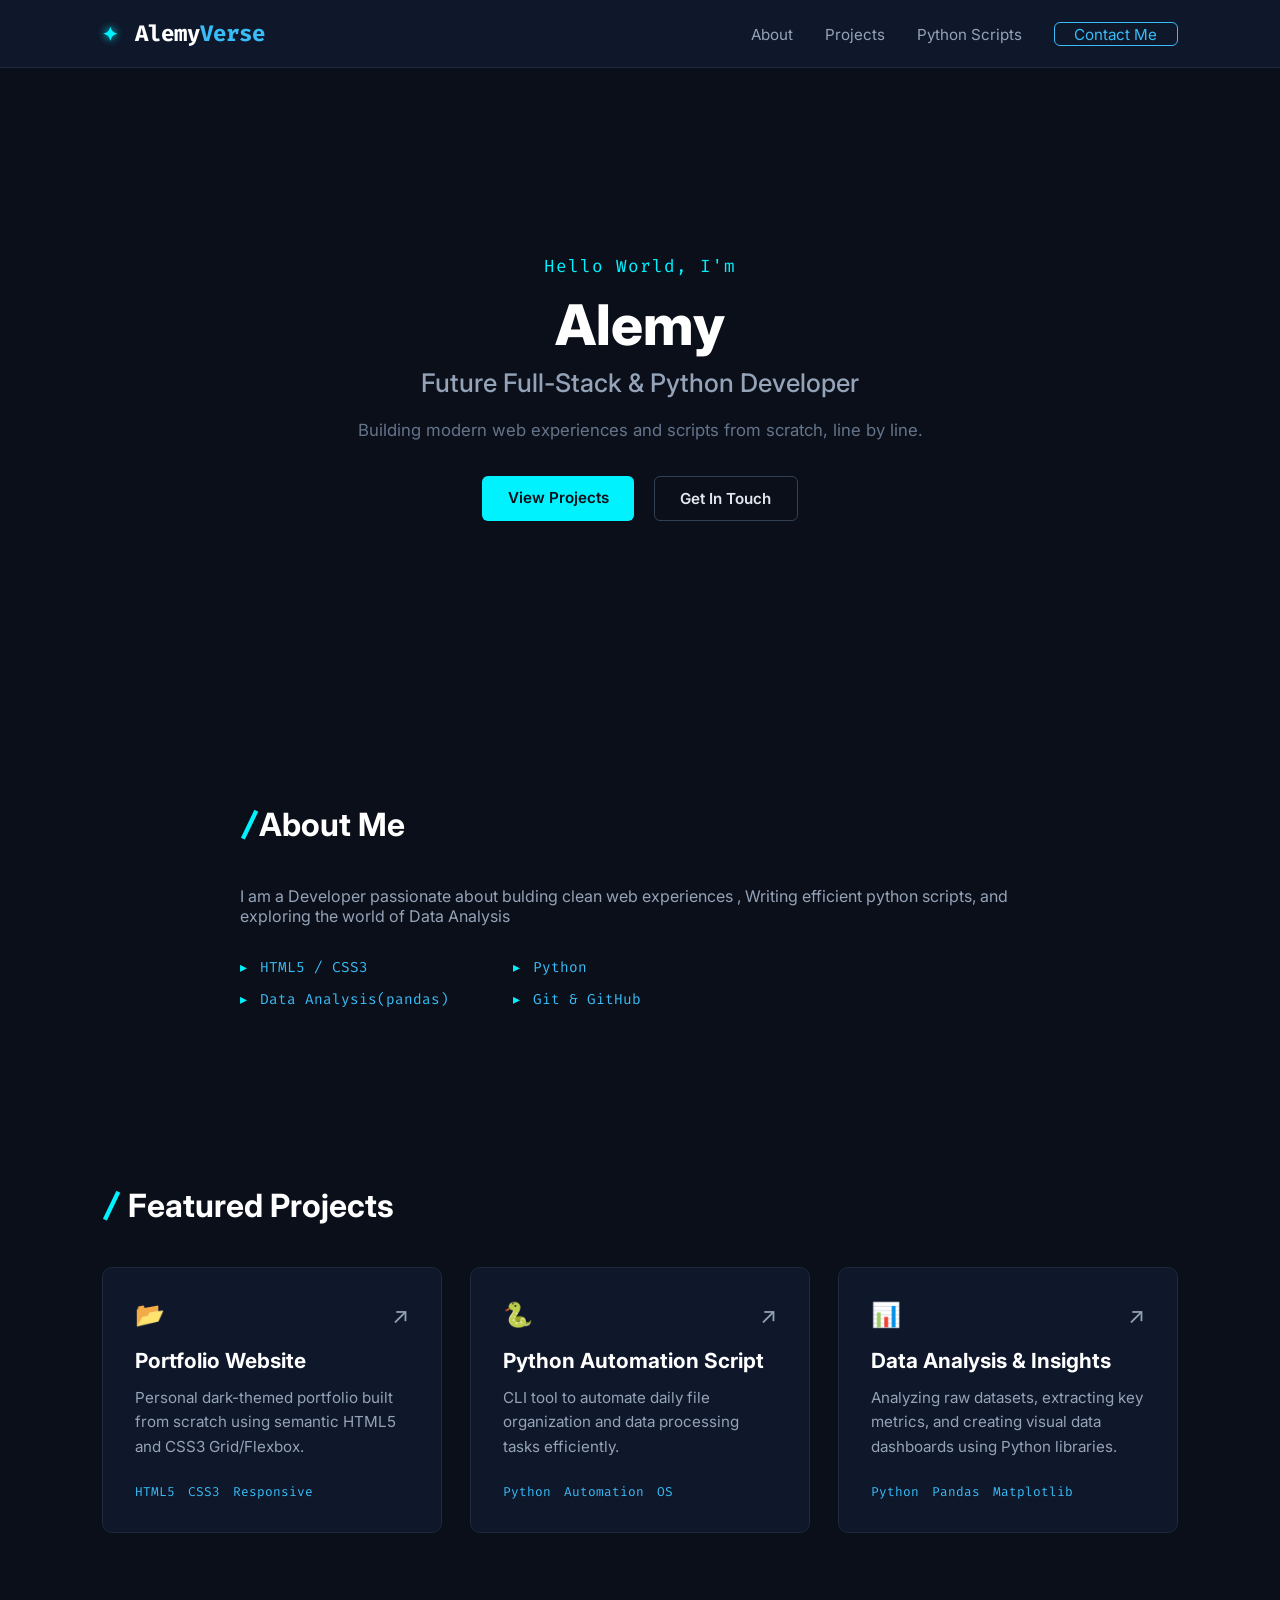
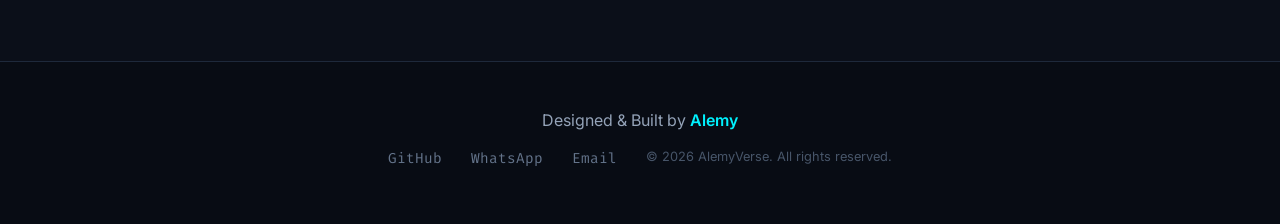
<file: index.html>
<!DOCTYPE html>
<html lang="en">
<head>
    <meta charset="UTF-8">
    <meta name="viewport" content="width=device-width, initial-scale=1.0">
    <title>AlemyVerse | Portfolio</title>
    <link rel="stylesheet" href="style.css">
    <link href="https://fonts.googleapis.com/css2?family=Fira+Code:wght@400;600;700&family=Inter:wght@400;600&display=swap" rel="stylesheet">
</head>
<body>
    <nav class="navbar">
        <div class="logo">
    <span class="logo-icon">✦</span> Alemy<span class="highlight">Verse</span>
</div>
        
        <ul class="nav-links">
            <li><a href="#about">About</a></li>
            <li><a href="#projects">Projects</a></li>
            <li><a href="#python">Python Scripts</a></li>
            <li><a href="#contact" class="btn-contact">Contact Me</a></li>
        </ul>
    </nav>
    <section class="hero">
    <div class="hero-content">
        <p class="greeting">Hello World, I'm</p>
        <h1 class="name">Alemy</h1>
        <h2 class="role">Future Full-Stack &amp; Python Developer</h2>
        <p class="bio">
            Building modern web experiences and scripts from scratch, line by line.
        </p>
        <div class="hero-btns">
            <a href="#projects" class="btn btn-primary">View Projects</a>
            <a href="#contact" class="btn btn-secondary">Get In Touch</a>
        </div>
    </section>
    <section id="about"
    class="about-section">
    <div class="about-container">
        <h2
    class="section-title"><span>/</span>About Me</h2>
                        <p class="about-desc">
                            I am a <self-taught>
    Developer passionate about bulding clean web experiences , Writing efficient python scripts, and exploring the world of Data Analysis
                            </p>
                            <ul class="skills-list">
                                <li>HTML5 / CSS3</li>
                                <li>Python</li>
                                <li>Data Analysis(pandas)</li>
                                <li>Git &amp; GitHub</li>
                                </ul>                           
    </div>
</section>
        <section id="projects" class="projects-section">
        <h2 class="section-title"><span>/</span> Featured Projects</h2>
        <div class="projects-grid"> 
            <!-- Project 1: Web -->
            <div class="project-card">
                <div class="card-header">
                    <span class="folder-icon">&#128194;</span>
                    <a href="#" class="card-link">&#8599;</a>
                </div>
                <h3 class="card-title">Portfolio Website</h3>
                <p class="card-desc">
                    Personal dark-themed portfolio built from scratch using semantic HTML5 and CSS3 Grid/Flexbox.
                </p>
                <ul class="card-tech">
                    <li>HTML5</li>
                    <li>CSS3</li>
                    <li>Responsive</li>
                </ul>
            </div>

            <!-- Project 2: Python Script -->
            <div class="project-card" onclick="window.open('python-projects.html', '_blank')" style="cursor:pointer;">
                <div class="card-header">
                    <span class="folder-icon">&#128013;</span>
                    <a href="python-projects.html" class="card-link">&#8599;</a>
                </div>
                <h3 class="card-title">Python Automation Script</h3>
                <p class="card-desc">
                    CLI tool to automate daily file organization and data processing tasks efficiently.
                </p>
                <ul class="card-tech">
                    <li>Python</li>
                    <li>Automation</li>
                    <li>OS</li>
                </ul>
            </div>
                <div class="project-card" onclick="window.open('data-analysis-projects.html', '_blank')" style="cursor: pointer;">
                <div class="card-header">
                    <span class="folder-icon">&#128202;</span>
                    <a href="data-analysis-projects.html" class="card-link">&#8599;</a>
                </div>
                <h3 class="card-title">Data Analysis &amp; Insights</h3>
                <p class="card-desc">
                    Analyzing raw datasets, extracting key metrics, and creating visual data dashboards using Python libraries.
                </p>
                <ul class="card-tech">
                    <li>Python</li>
                    <li>Pandas</li>
                    <li>Matplotlib</li>
                </ul>           
            </div>

        </div>
    </section>
    <footer id="contact" class="footer">
        <div class="footer-content">
            <p class="footer-text">Designed &amp; Built by <span class="highlight">Alemy</span></p>
            <div class="footer-links">
                <a href="https://github.com" target="_blank">GitHub</a>
                <a href="https://wa.me/201124150102" target="_blank" rel="noopener noreferrer">WhatsApp</a>
                <a href="mailto:Aliel3lemy123@gmail.com">Email</a>
            <p class="copyright">&copy; 2026 AlemyVerse. All rights reserved.</p>
        </div>
    </footer>
    </body>
    </html>
</file>
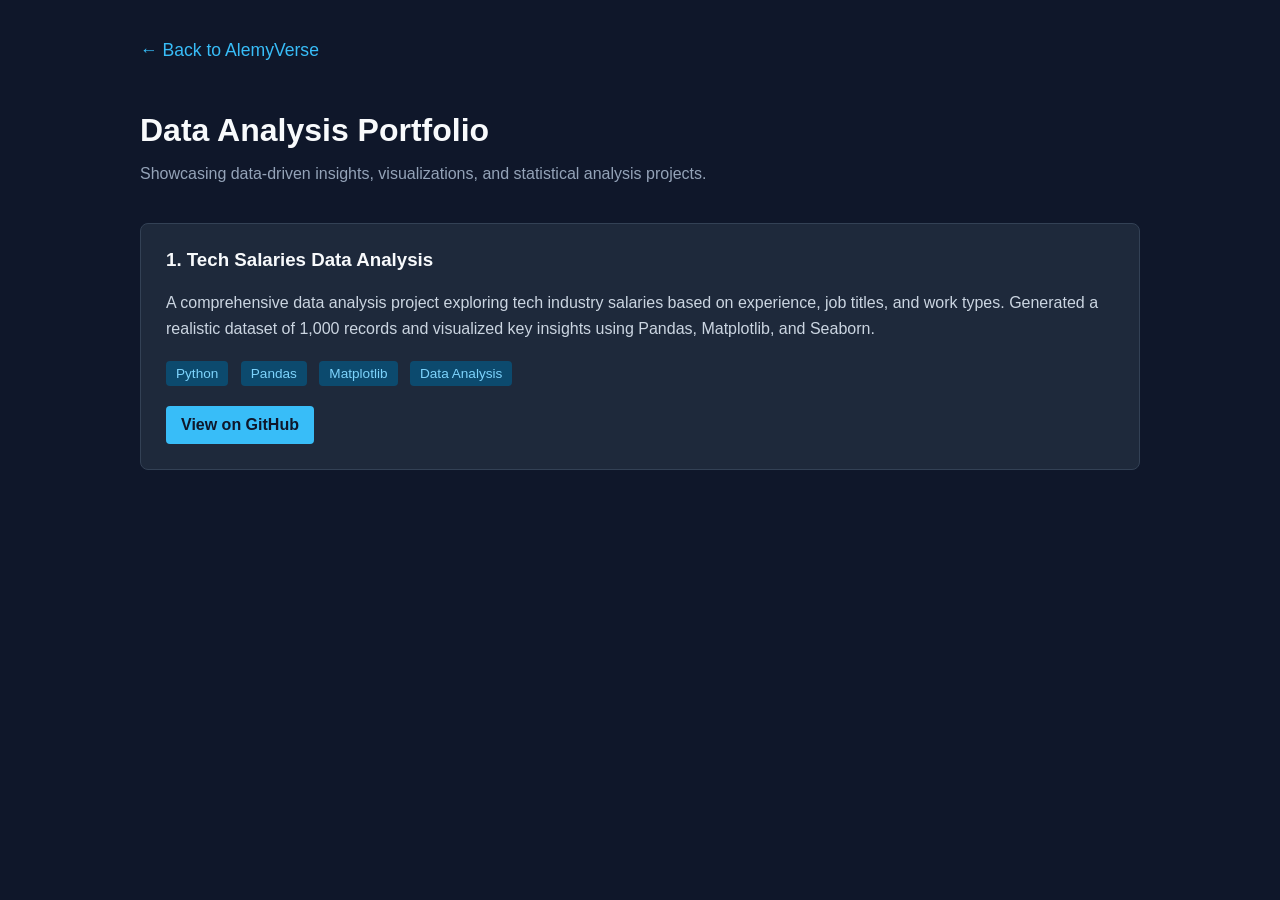
<file: data-analysis-projects.html>
<!DOCTYPE html>
<html lang="en">
<head>
    <meta charset="UTF-8">
    <meta name="viewport" content="width=device-width, initial-scale=1.0">
    <title>AlemyVerse | Data Analysis Projects</title>
    <style>
        /* الدارك ثيم المتناسق مع موقعك */
        body {
            background-color: #0f172a;
            color: #e2e8f0;
            font-family: 'Segoe UI', Tahoma, Geneva, Verdana, sans-serif;
            margin: 0;
            padding: 40px 20px;
        }
        
        .container {
            max-width: 1000px;
            margin: 0 auto;
        }

        .back-btn {
            display: inline-block;
            color: #38bdf8;
            text-decoration: none;
            margin-bottom: 30px;
            font-size: 1.1rem;
            transition: color 0.3s;
        }
        .back-btn:hover {
            color: #7dd3fc;
        }

        h1 {
            color: #f8fafc;
            margin-bottom: 10px;
        }
        .subtitle {
            color: #94a3b8;
            margin-bottom: 40px;
        }

        .projects-grid {
            display: grid;
            grid-template-columns: repeat(auto-fit, minmax(300px, 1fr));
            gap: 20px;
        }

        .project-card {
            background-color: #1e293b;
            border: 1px solid #334155;
            border-radius: 8px;
            padding: 25px;
            transition: transform 0.3s ease, box-shadow 0.3s ease;
        }
        .project-card:hover {
            transform: translateY(-5px);
            box-shadow: 0 10px 15px -3px rgba(0, 0, 0, 0.5);
            border-color: #38bdf8;
        }

        .project-card h3 {
            margin-top: 0;
            color: #f8fafc;
        }
        .project-card p {
            color: #cbd5e1;
            line-height: 1.6;
        }
        
        .tags {
            margin: 20px 0;
        }
        .tag {
            background-color: #0c4a6e;
            color: #7dd3fc;
            padding: 5px 10px;
            border-radius: 4px;
            font-size: 0.85rem;
            margin-right: 8px;
            display: inline-block;
        }

        .github-btn {
            display: inline-block;
            background-color: #38bdf8;
            color: #0f172a;
            padding: 10px 15px;
            border-radius: 4px;
            text-decoration: none;
            font-weight: bold;
            transition: background-color 0.3s;
        }
        .github-btn:hover {
            background-color: #0284c7;
            color: white;
        }
    </style>
</head>
<body>

    <div class="container">
        <a href="index.html" class="back-btn">← Back to AlemyVerse</a>
        
        <h1>Data Analysis Portfolio</h1>
        <p class="subtitle">Showcasing data-driven insights, visualizations, and statistical analysis projects.</p>

        <div class="projects-grid">
            
            <!-- Project 1: Tech Salaries Analysis -->
            <div class="project-card">
                <h3>1. Tech Salaries Data Analysis</h3>
                <p>A comprehensive data analysis project exploring tech industry salaries based on experience, job titles, and work types. Generated a realistic dataset of 1,000 records and visualized key insights using Pandas, Matplotlib, and Seaborn.</p>
                
                <div class="tags">
                    <span class="tag">Python</span>
                    <span class="tag">Pandas</span>
                    <span class="tag">Matplotlib</span>
                    <span class="tag">Data Analysis</span>
                </div>

                <!-- حط لينك الـ GitHub بتاعك الخاص بمشروع الداتا أنالسيز هنا -->
                <a href="https://github.com/AliEl3lemy/Tech_salaries_Projects" target="_blank" class="github-btn">View on GitHub</a>
            </div>

        </div>
    </div>

</body>
</html>
</file>
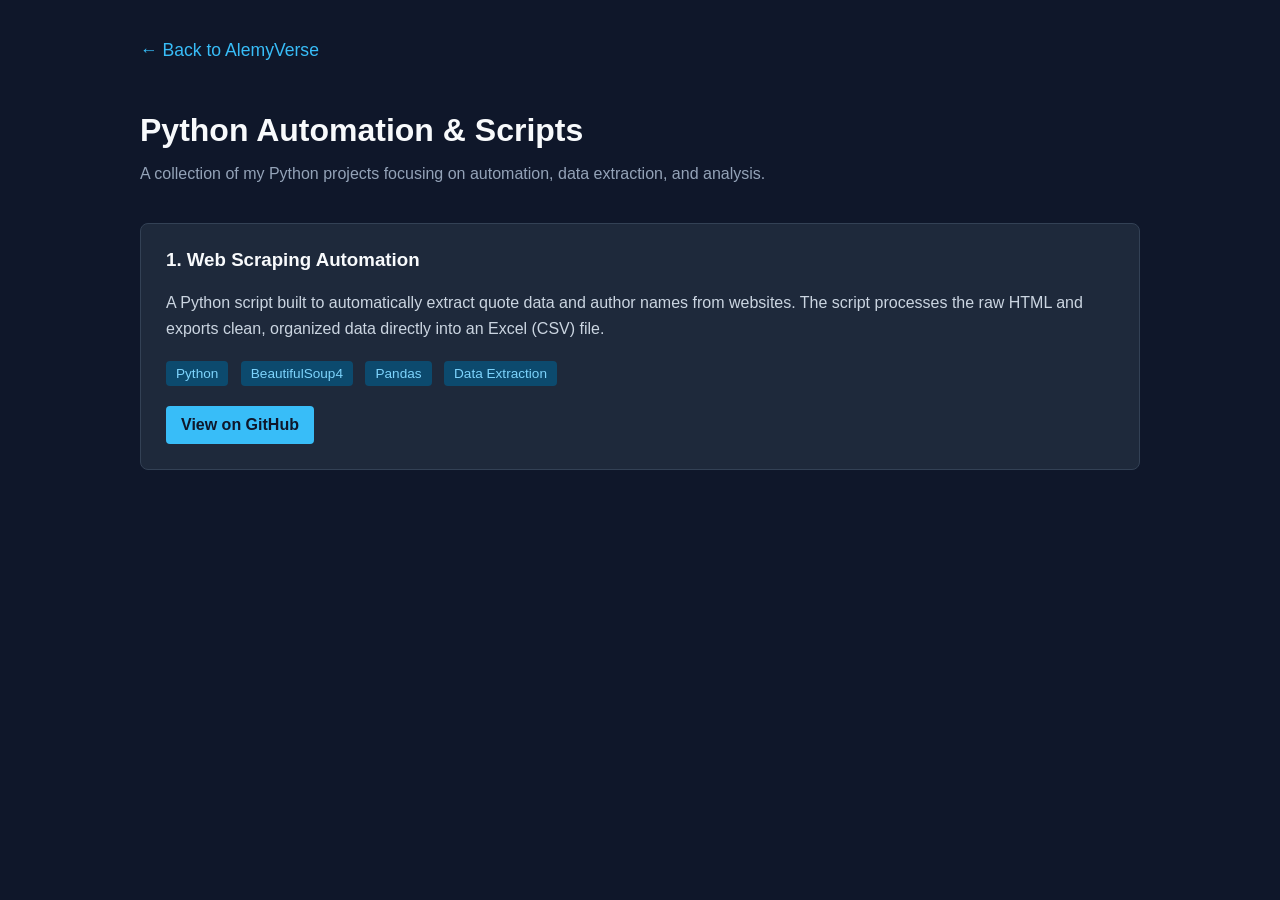
<file: python-projects.html>
<!DOCTYPE html>
<html lang="en">
<head>
    <meta charset="UTF-8">
    <meta name="viewport" content="width=device-width, initial-scale=1.0">
    <title>AlemyVerse | Python Projects</title>
    <style>
        /* الدارك ثيم المتناسق مع موقعك */
        body {
            background-color: #0f172a;
            color: #e2e8f0;
            font-family: 'Segoe UI', Tahoma, Geneva, Verdana, sans-serif;
            margin: 0;
            padding: 40px 20px;
        }
        
        .container {
            max-width: 1000px;
            margin: 0 auto;
        }

        .back-btn {
            display: inline-block;
            color: #38bdf8;
            text-decoration: none;
            margin-bottom: 30px;
            font-size: 1.1rem;
            transition: color 0.3s;
        }
        .back-btn:hover {
            color: #7dd3fc;
        }

        h1 {
            color: #f8fafc;
            margin-bottom: 10px;
        }
        .subtitle {
            color: #94a3b8;
            margin-bottom: 40px;
        }

        .projects-grid {
            display: grid;
            grid-template-columns: repeat(auto-fit, minmax(300px, 1fr));
            gap: 20px;
        }

        .project-card {
            background-color: #1e293b;
            border: 1px solid #334155;
            border-radius: 8px;
            padding: 25px;
            transition: transform 0.3s ease, box-shadow 0.3s ease;
        }
        .project-card:hover {
            transform: translateY(-5px);
            box-shadow: 0 10px 15px -3px rgba(0, 0, 0, 0.5);
            border-color: #38bdf8;
        }

        .project-card h3 {
            margin-top: 0;
            color: #f8fafc;
        }
        .project-card p {
            color: #cbd5e1;
            line-height: 1.6;
        }
        
        .tags {
            margin: 20px 0;
        }
        .tag {
            background-color: #0c4a6e;
            color: #7dd3fc;
            padding: 5px 10px;
            border-radius: 4px;
            font-size: 0.85rem;
            margin-right: 8px;
            display: inline-block;
        }

        .github-btn {
            display: inline-block;
            background-color: #38bdf8;
            color: #0f172a;
            padding: 10px 15px;
            border-radius: 4px;
            text-decoration: none;
            font-weight: bold;
            transition: background-color 0.3s;
        }
        .github-btn:hover {
            background-color: #0284c7;
            color: white;
        }
    </style>
</head>
<body>

    <div class="container">
        <a href="index.html" class="back-btn">← Back to AlemyVerse</a>
        
        <h1>Python Automation & Scripts</h1>
        <p class="subtitle">A collection of my Python projects focusing on automation, data extraction, and analysis.</p>

        <div class="projects-grid">
            
            <!-- Project 1: Web Scraper -->
            <div class="project-card">
                <h3>1. Web Scraping Automation</h3>
                <p>A Python script built to automatically extract quote data and author names from websites. The script processes the raw HTML and exports clean, organized data directly into an Excel (CSV) file.</p>
                
                <div class="tags">
                    <span class="tag">Python</span>
                    <span class="tag">BeautifulSoup4</span>
                    <span class="tag">Pandas</span>
                    <span class="tag">Data Extraction</span>
                </div>

                <!-- حط لينك الـ GitHub بتاعك هنا مكان الرابط ده -->
                <a href="https://github.com/AliEl3lemy/AlemyVerse/commit/76d5d6d3f7536f1544057909598e993bcca0ae7d" target="_blank" class="github-btn">View on GitHub</a>
            </div>

        </div>
    </div>

</body>
</html>
</file>
<file: style.css>
html {
    scroll-behavior: smooth;
} 
*{
    margin: 0;
    padding: 0;
    box-sizing: border-box;
}

body {
    background-color: #0b0f19;
    color: #e2e8f0;
    font-family: 'Inter', sans-serif;
}

/* --- Navbar --- */
.navbar {
    display: flex;
    justify-content: space-between;
    align-items: center;
    padding: 1.2rem 8%;
    background-color: #0f172a;
    border-bottom: 1px solid #1e293b;
}

.logo {
    font-family: 'Fira Code', monospace;
    font-size: 1.4rem;
    font-weight: 700;
    color: #ffffff;
}

.logo-icon {
    color: #00f2fe;
    font-size: 1.2rem;
    margin-right: 4px;
    text-shadow: 0 0 8px #00f2fe;
}

.logo .highlight {
    color: #38bdf8;
}

.nav-links {
    list-style: none;
    display: flex;
    align-items: center;
    gap: 2rem;
}

.nav-links a {
    text-decoration: none;
    color: #94a3b8;
    font-size: 0.95rem;
}

.btn-contact {
    border: 1px solid #38bdf8;
    padding: 0.1rem 1.2rem;
    border-radius: 6px;
    color: #38bdf8 !important;
}
.hero {
    min-height: calc(80vh - 80px);
    display: flex;
    justify-content: center;
    align-items: center;
    text-align: center;
    padding: 4rem 2rem;
}
.hero-content {
    max-width: 700px;
}
.greeting {
    font-family: 'Fira Code', monospace;
    color: #00f2fe;
    font-size: 1.1rem;
    margin-bottom: 0.8rem;
    letter-spacing: 1px;
}
.name {
    font-size: 3.5rem;
    font-weight: 800;
    color: #ffffff;
    margin-bottom: 0.5rem;
}
.role {
    font-size: 1.6rem;
    color: #94a3b8;
    margin-bottom: 1.2rem;
    font-weight: 500;
}
.bio {
    color: #64748b;
    font-size: 1.05rem;
    line-height: 1.6;
    margin-bottom: 2rem;
}
.hero-btns {
    display: flex;
    justify-content: center;
    gap: 1.2rem;
}
.btn {
    text-decoration: none;
    font-size: 0.95rem;
    font-weight: 600;
    padding: 0.75rem 1.6rem;
    border-radius: 6px;
    display: inline-block;
    transition: 0.3s ease;
}
.btn-primary {
    background-color: #00f2fe;
    color: #0b0f19;
}
.btn-secondary {
    border: 1px solid #334155;
    color: #e2e8f0;
}
.nav-links a {
    transition: color 0.3s ease;
}
.nav-links a:hover {
    color: #38bdf8;
}
.btn-contact {
    transition: all 0.3s ease;
}
.btn-contact:hover {
    background-color: #38bdf8;
    color: #0b0f19 !important;
    box-shadow: 0 0 15px rgba(56, 189, 248, 0.4);
}
.btn-primary:hover {
    box-shadow: 0 0 20px rgba(0, 242, 254, 0.6);
    transform: translateY(-2px);
}
.btn-secondary:hover {
    border-color: #00f2fe;
    color: #00f2fe;
    transform: translateY(-2px);
}
.projects-section {
    padding: 5rem 8%;
}

.section-title {
    font-size: 2rem;
    font-weight: 700;
    color: #ffffff;
    margin-bottom: 2.5rem;
}

.section-title span {
    color: #00f2fe;
    font-family: 'Fira Code', monospace;
}

.projects-grid {
    display: grid;
    grid-template-columns: repeat(auto-fit, minmax(300px, 1fr));
    gap: 1.8rem;
}

.project-card {
    background-color: #0f172a;
    border: 1px solid #1e293b;
    border-radius: 10px;
    padding: 2rem;
    transition: transform 0.3s ease, border-color 0.3s ease, box-shadow 0.3s ease;
    display: flex;
    flex-direction: column;
}

.project-card:hover {
    transform: translateY(-6px);
    border-color: #38bdf8;
    box-shadow: 0 10px 25px rgba(56, 189, 248, 0.1);
}

.card-header {
    display: flex;
    justify-content: space-between;
    align-items: center;
    margin-bottom: 1.2rem;
}

.folder-icon {
    font-size: 1.5rem;
}

.card-link {
    color: #94a3b8;
    text-decoration: none;
    font-size: 1.4rem;
    transition: color 0.3s ease;
}

.card-link:hover {
    color: #00f2fe;
}

.card-title {
    font-size: 1.3rem;
    color: #ffffff;
    margin-bottom: 0.8rem;
}

.card-desc {
    color: #94a3b8;
    font-size: 0.95rem;
    line-height: 1.6;
    margin-bottom: 1.5rem;
    flex-grow: 1;
}

.card-tech {
    list-style: none;
    display: flex;
    gap: 0.8rem;
    font-family: 'Fira Code', monospace;
    font-size: 0.8rem;
    color: #38bdf8;
}
.footer {
    background-color: #080c14;
    border-top: 1px solid #1e293b;
    padding: 3rem 1rem 2rem;
    text-align: center;
    margin-top: 3rem;
}

.footer-text {
    font-size: 1rem;
    color: #94a3b8;
    margin-bottom: 1.2rem;
}

.footer-text .highlight {
    color: #00f2fe;
    font-weight: 600;
}

.footer-links {
    display: flex;
    justify-content: center;
    gap: 1.8rem;
    margin-bottom: 1.5rem;
}

.footer-links a {
    color: #64748b;
    text-decoration: none;
    font-size: 0.9rem;
    font-family: 'Fira Code', monospace;
    transition: color 0.3s ease;
}

.footer-links a:hover {
    color: #38bdf8;
}

.copyright {
    color: #475569;
    font-size: 0.8rem;
}
.about-section {
    padding: 6rem 8%;
    display: flex;
    justify-content: center;
}
.about-container {
    max-width: 800px;
    width: 100%
}
.about-desc {
    color:#94a3b8;
    font-size: 1 .1rem;
    line-height: 1 .8;
    margin-bottom: 2rem;
}
.skills-list {
    display: grid;
    grid-template-columns: repeat(2,minmax(180px, 260px));
    gap: 0.8rem;
    list-style: none;
}
.skills-list li {
    font-family: 'Fira Code' , monospace;
    font-size: 0.9rem;
    color: #38bdf8;
    position: relative;
    padding-left: 20px
}
.skills-list li::before {
    content: "\25B8";
    position: absolute;
    left: 0;
    color: #00f2fe;
}
</file>
